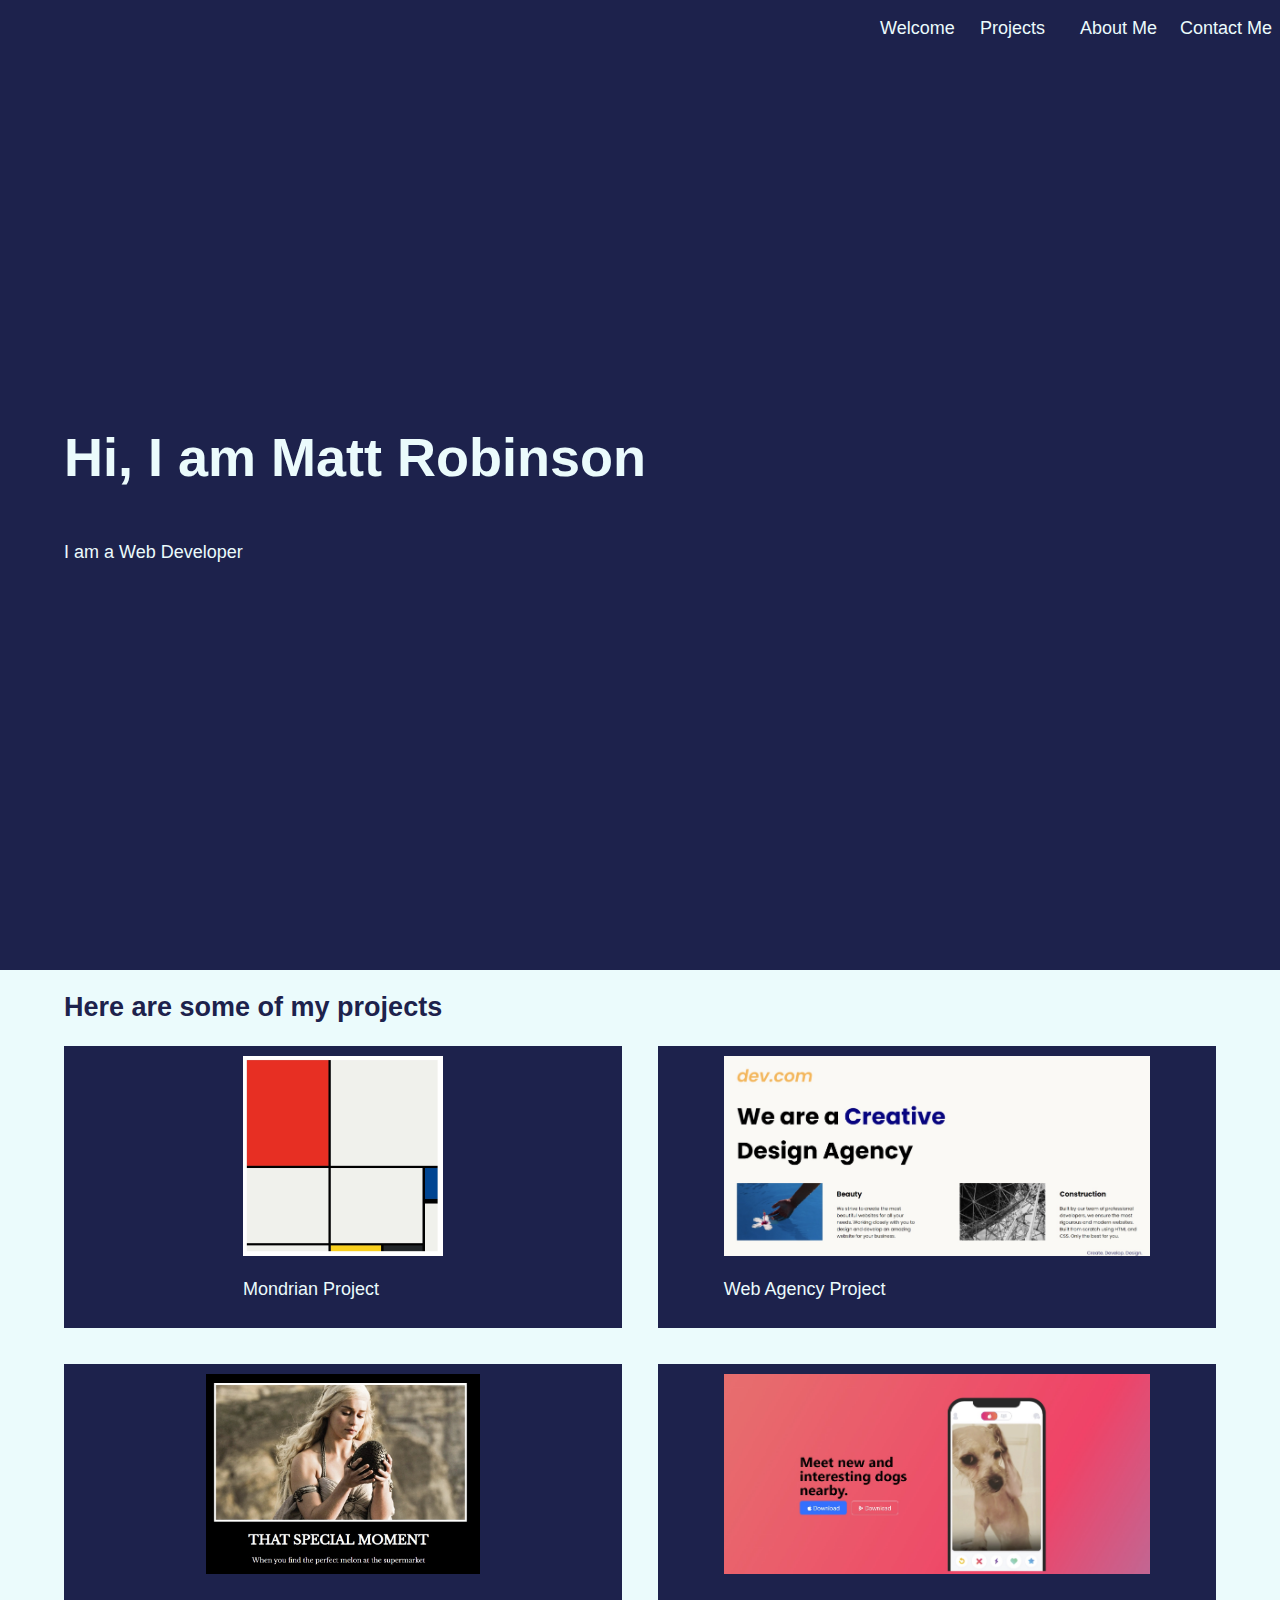
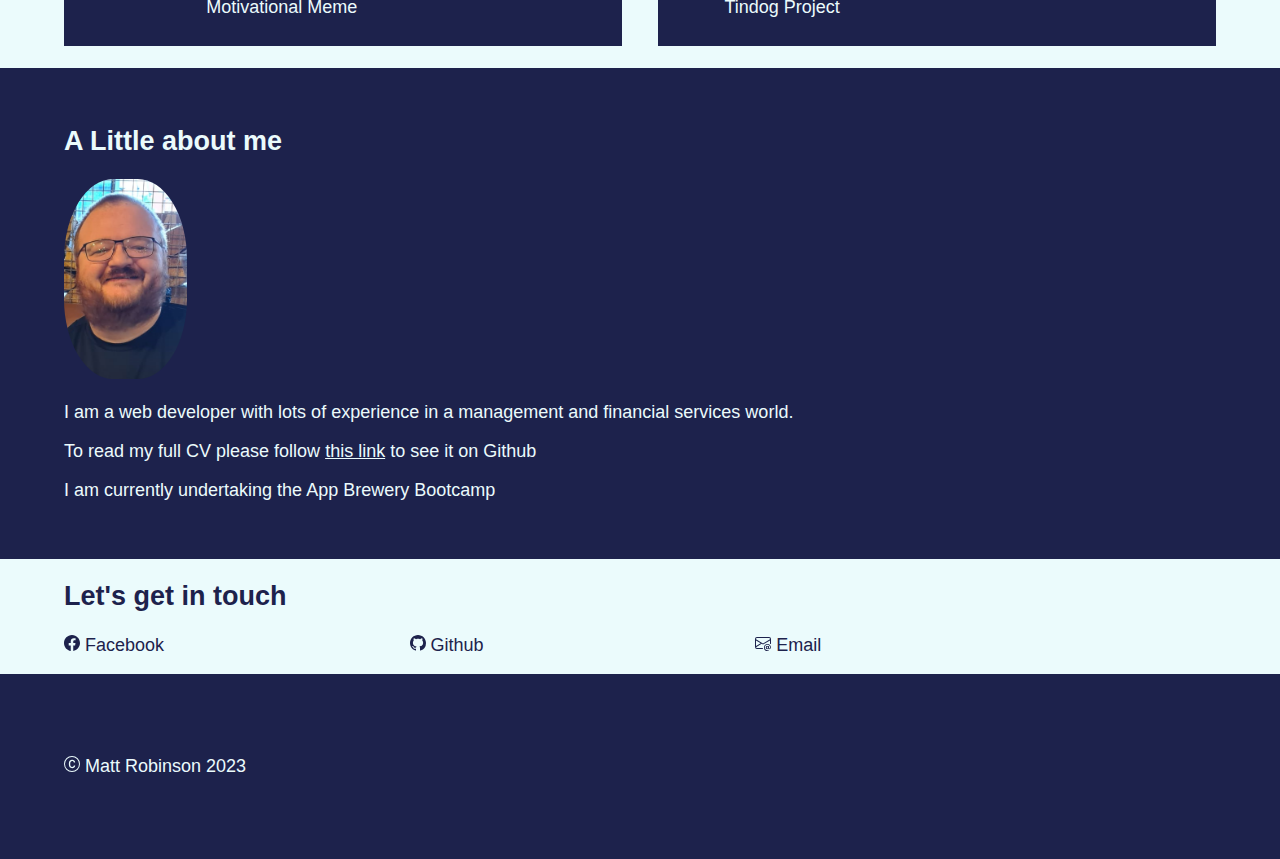
<file: index.html>
<!DOCTYPE html>
<html lang="en">
<head>
    <meta charset="UTF-8">
    <meta name="viewport" content="width=device-width, initial-scale=1.0">
    <title>Matt Robinson</title>
    <link rel="stylesheet" href="./styles.css" />
</head>
<body>
    <!-- START Nav section -->
    <nav>
        <div class="nav-list">
            <ul>
                <li><a href="#welcome" class="nav-link">Welcome</a></li>
                <li><a href="#projects" class="nav-link">Projects</a></li>
                <li><a href="#about" class="nav-link">About Me</a></li>
                <li ><a href="#contact" class="nav-link">Contact Me</a></li>  
            </ul>
        </div>
    </nav>
    <!--END Nav Section-->
    <!--START Welcome Section-->
    <section id="welcome">
        <div class="welcome-text">
            <h1>Hi, I am Matt Robinson</h1>
            <p>I am a Web Developer</p>
        </div>
    </section>
    <!--END Welcome Section-->
    <!--START Projects Section-->
    <section id="projects">
        <h2>Here are some of my projects</h2>
        <div class="project-grid-container">
            <div class="project-grid-tile mondrian">
                <a href="projects/mondrian/mondrian.html"><img src="./assets/images/Mondrian project.jpg" alt="mondrian project image" />
                <p>Mondrian Project</p></a>
            </div>
            <div class="project-grid-tile meme">
                <a href="projects/meme/meme.html"><img src="./assets/images/Motivational meme project.jpg" alt="meme project image" />
                <p>Motivational Meme</p></a>
            </div>
            <div class="project-grid-tile tindog">
                <a href="projects/tindog/index.html"><img src="./assets/images/tindog project.jpg" alt="tindog project image" />
                <p>Tindog Project</p></a>
            </div>
            <div class="project-grid-tile web_designer">
                <a href="projects/web designer/web.html"><img src="./assets/images/Web designer project.jpg" alt="web designer project image" />
                <p>Web Agency Project</p></a>
            </div>
        </div>
    </section>
    <!--END Projects Section-->
    <!--START About Me Section-->
    <section id="about">
        <h2>A Little about me</h2>
        <img src="./assets/images/Matt_Robinson_photo.png" alt="photo of Matt" />
        <p>I am a web developer with lots of experience in a management and financial services world.</p>
        <p>To read my full CV please follow <a href="#">this link</a> to see it on Github</p>
        <p class="last">I am currently undertaking the App Brewery Bootcamp</p>
    </section>
    <!--END About Me Section-->
    <!--START Contact Section-->
    <section id="contact">
        <h2>Let's get in touch</h2>
        <ul>
            <li>
                <a href="#"> <svg xmlns="http://www.w3.org/2000/svg" width="16" height="16" fill="currentColor" class="bi bi-facebook" viewBox="0 0 16 16">
                <path d="M16 8.049c0-4.446-3.582-8.05-8-8.05C3.58 0-.002 3.603-.002 8.05c0 4.017 2.926 7.347 6.75 7.951v-5.625h-2.03V8.05H6.75V6.275c0-2.017 1.195-3.131 3.022-3.131.876 0 1.791.157 1.791.157v1.98h-1.009c-.993 0-1.303.621-1.303 1.258v1.51h2.218l-.354 2.326H9.25V16c3.824-.604 6.75-3.934 6.75-7.951z"/>
              </svg> Facebook</a></li>
            <li>
                <a href="#"><svg xmlns="http://www.w3.org/2000/svg" width="16" height="16" fill="currentColor" class="bi bi-github" viewBox="0 0 16 16">
                    <path d="M8 0C3.58 0 0 3.58 0 8c0 3.54 2.29 6.53 5.47 7.59.4.07.55-.17.55-.38 0-.19-.01-.82-.01-1.49-2.01.37-2.53-.49-2.69-.94-.09-.23-.48-.94-.82-1.13-.28-.15-.68-.52-.01-.53.63-.01 1.08.58 1.23.82.72 1.21 1.87.87 2.33.66.07-.52.28-.87.51-1.07-1.78-.2-3.64-.89-3.64-3.95 0-.87.31-1.59.82-2.15-.08-.2-.36-1.02.08-2.12 0 0 .67-.21 2.2.82.64-.18 1.32-.27 2-.27.68 0 1.36.09 2 .27 1.53-1.04 2.2-.82 2.2-.82.44 1.1.16 1.92.08 2.12.51.56.82 1.27.82 2.15 0 3.07-1.87 3.75-3.65 3.95.29.25.54.73.54 1.48 0 1.07-.01 1.93-.01 2.2 0 .21.15.46.55.38A8.012 8.012 0 0 0 16 8c0-4.42-3.58-8-8-8z"/>
                  </svg> Github</a></li>
            <li>
                <a href="#"><svg xmlns="http://www.w3.org/2000/svg" width="16" height="16" fill="currentColor" class="bi bi-envelope-at" viewBox="0 0 16 16">
                    <path d="M2 2a2 2 0 0 0-2 2v8.01A2 2 0 0 0 2 14h5.5a.5.5 0 0 0 0-1H2a1 1 0 0 1-.966-.741l5.64-3.471L8 9.583l7-4.2V8.5a.5.5 0 0 0 1 0V4a2 2 0 0 0-2-2H2Zm3.708 6.208L1 11.105V5.383l4.708 2.825ZM1 4.217V4a1 1 0 0 1 1-1h12a1 1 0 0 1 1 1v.217l-7 4.2-7-4.2Z"/>
                    <path d="M14.247 14.269c1.01 0 1.587-.857 1.587-2.025v-.21C15.834 10.43 14.64 9 12.52 9h-.035C10.42 9 9 10.36 9 12.432v.214C9 14.82 10.438 16 12.358 16h.044c.594 0 1.018-.074 1.237-.175v-.73c-.245.11-.673.18-1.18.18h-.044c-1.334 0-2.571-.788-2.571-2.655v-.157c0-1.657 1.058-2.724 2.64-2.724h.04c1.535 0 2.484 1.05 2.484 2.326v.118c0 .975-.324 1.39-.639 1.39-.232 0-.41-.148-.41-.42v-2.19h-.906v.569h-.03c-.084-.298-.368-.63-.954-.63-.778 0-1.259.555-1.259 1.4v.528c0 .892.49 1.434 1.26 1.434.471 0 .896-.227 1.014-.643h.043c.118.42.617.648 1.12.648Zm-2.453-1.588v-.227c0-.546.227-.791.573-.791.297 0 .572.192.572.708v.367c0 .573-.253.744-.564.744-.354 0-.581-.215-.581-.8Z"/>
                  </svg> Email</a></li>
        </ul>
    </section>
    <!--END Contact Section-->
</body>
<footer>
    <p>
        <svg xmlns="http://www.w3.org/2000/svg" width="16" height="16" fill="currentColor" class="bi bi-c-circle" viewBox="0 0 16 16">
            <path d="M1 8a7 7 0 1 0 14 0A7 7 0 0 0 1 8Zm15 0A8 8 0 1 1 0 8a8 8 0 0 1 16 0ZM8.146 4.992c-1.212 0-1.927.92-1.927 2.502v1.06c0 1.571.703 2.462 1.927 2.462.979 0 1.641-.586 1.729-1.418h1.295v.093c-.1 1.448-1.354 2.467-3.03 2.467-2.091 0-3.269-1.336-3.269-3.603V7.482c0-2.261 1.201-3.638 3.27-3.638 1.681 0 2.935 1.054 3.029 2.572v.088H9.875c-.088-.879-.768-1.512-1.729-1.512Z"/>
          </svg> Matt Robinson 2023
    </p>
</footer>
</html>
</file>
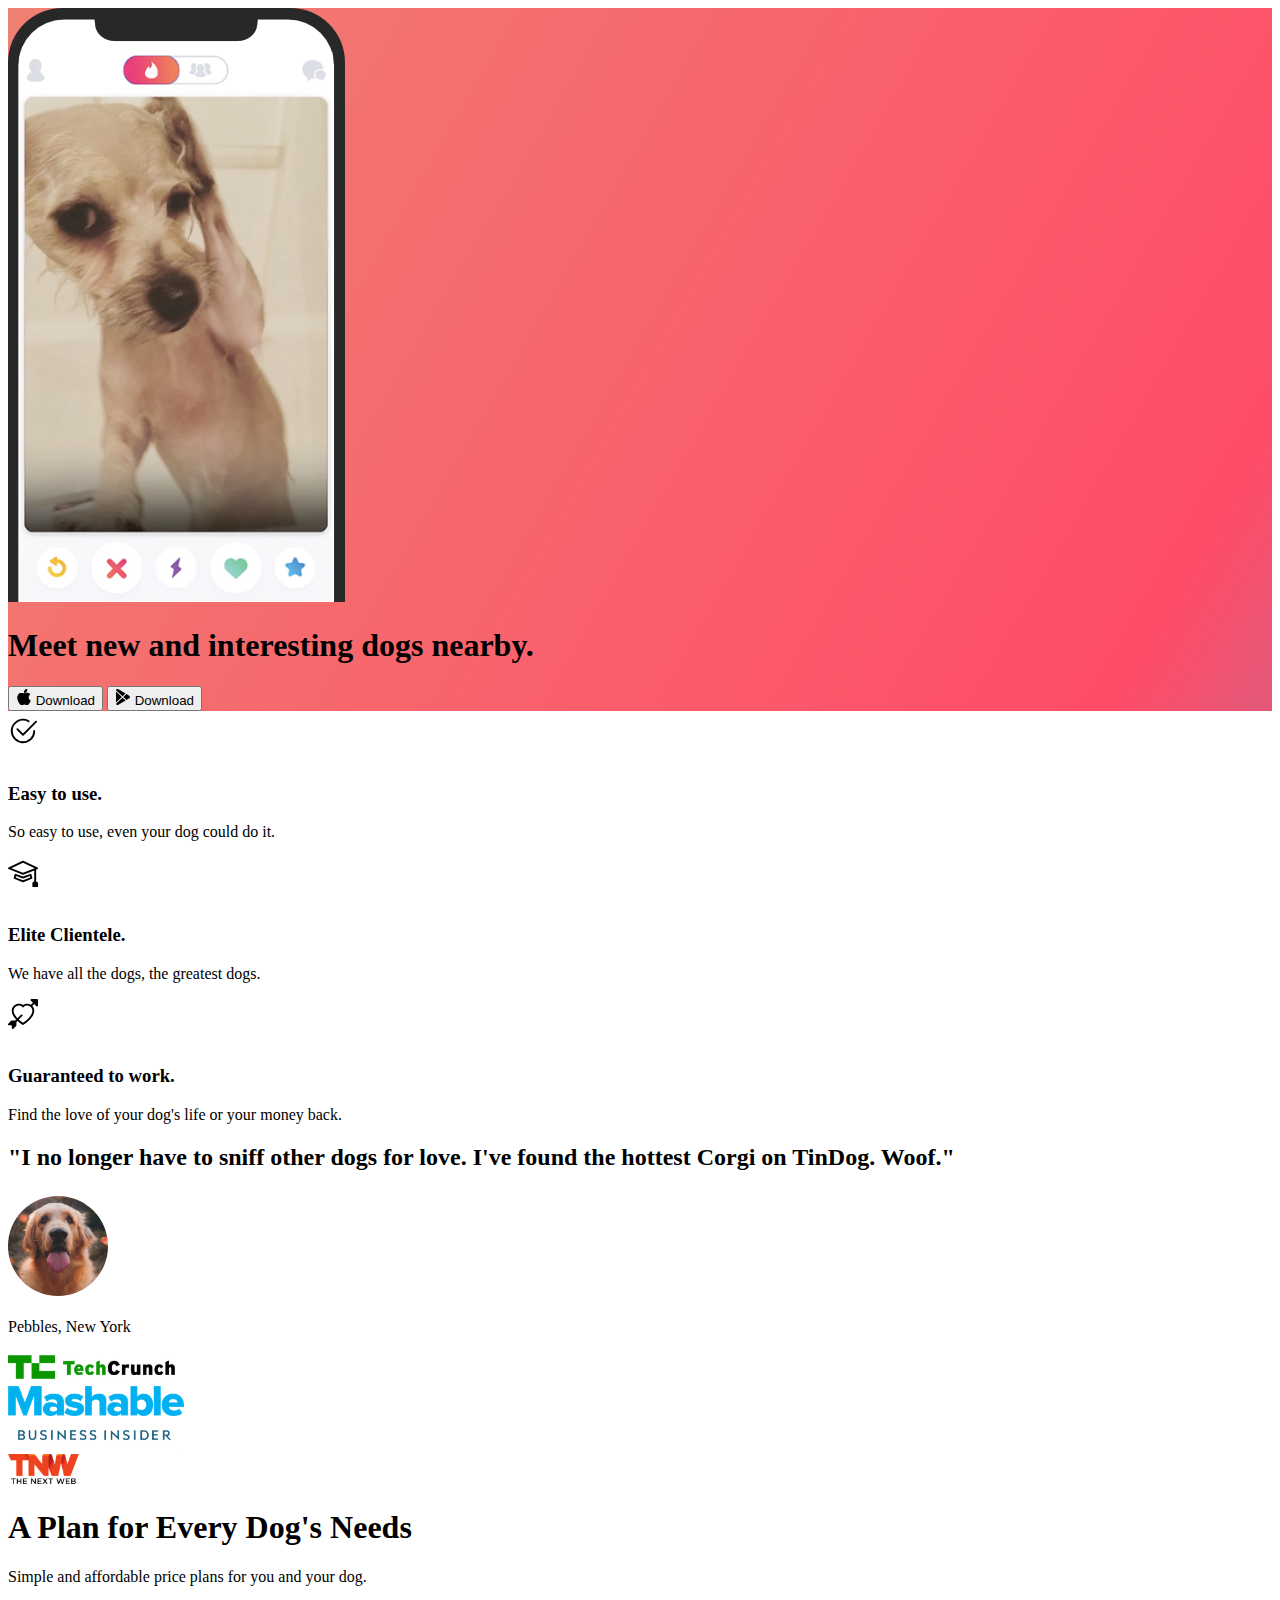
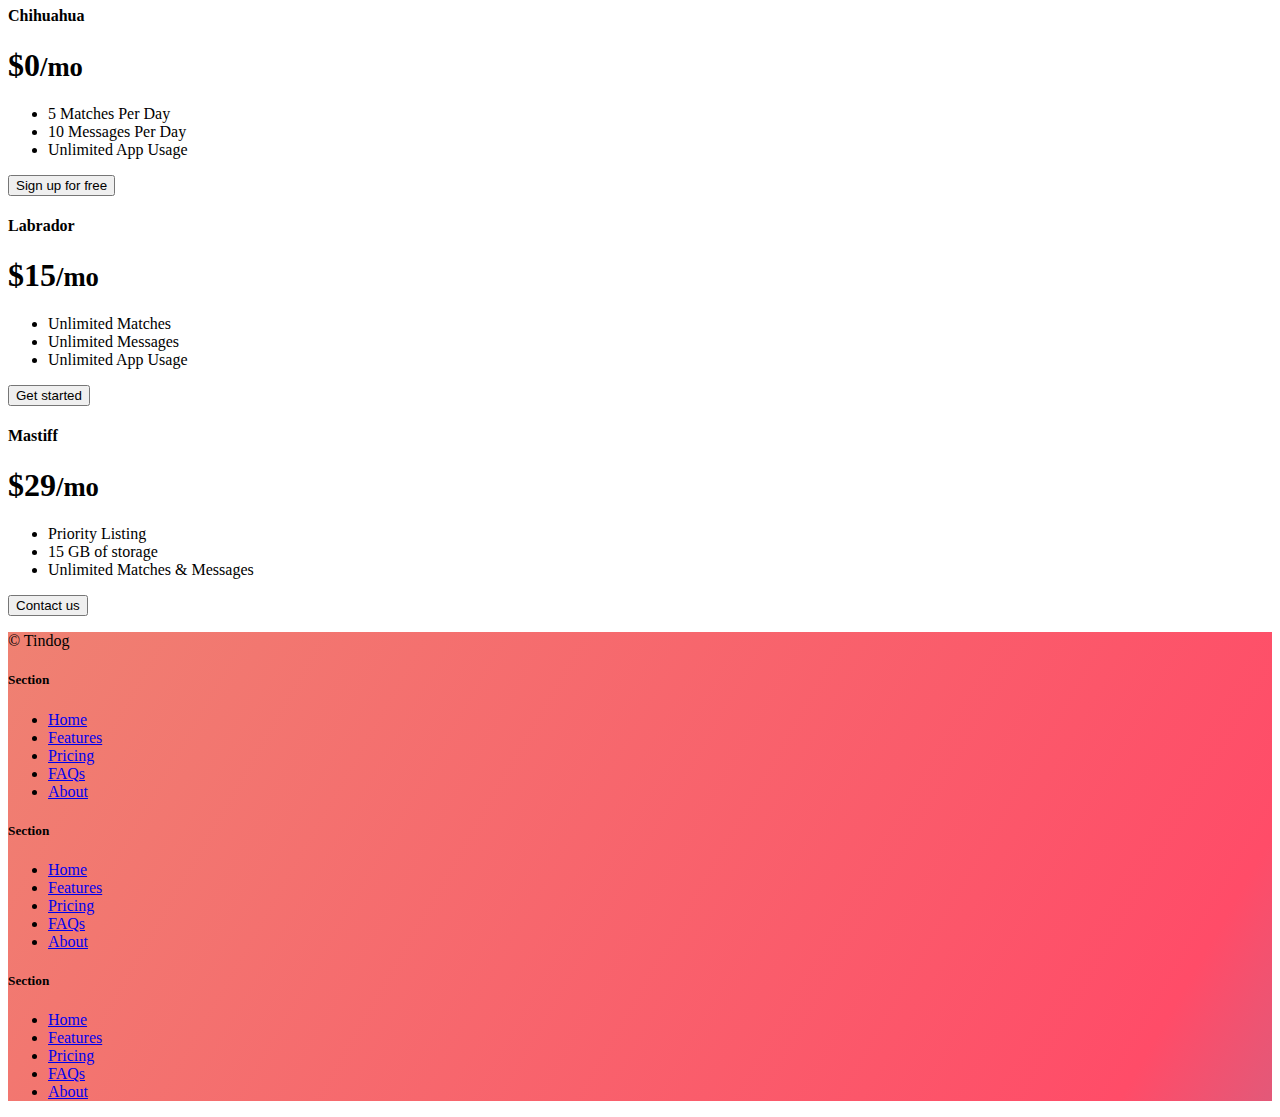
<file: projects/tindog/index.html>
<!DOCTYPE html>
<html lang="en">

<head>
  <meta charset="UTF-8">
  <meta name="viewport" content="width=device-width, initial-scale=1.0">
  <title>TinDog</title>
  <link rel="stylesheet" href="./style.css" />
  <link href="https://cdn.jsdelivr.net/npm/bootstrap@5.3.1/dist/css/bootstrap.min.css" rel="stylesheet" integrity="sha384-4bw+/aepP/YC94hEpVNVgiZdgIC5+VKNBQNGCHeKRQN+PtmoHDEXuppvnDJzQIu9" crossorigin="anonymous">

</head>

<body>
  <div id="content">
  <!-- Title -->
  <section id="title" class="gradient-background">
    <div class="container col-xxl-8 px-4 py-5">
      <div class="row flex-lg-row-reverse align-items-center g-5 py-5">
        <div class="col-10 col-sm-8 col-lg-6">
          <img src="./images/iphone.png" alt="iphone with dog photo">
        </div>
        <div class="col-lg-6">
          <h1 class="display-5 fw-bold text-body-emphasis lh-1 mb-3">Meet new and interesting dogs nearby.</h1>
          
          <div class="d-grid gap-2 d-md-flex justify-content-md-start">
            <button type="button" class="btn btn-primary btn-lg px-4 me-md-2" fdprocessedid="w9f3r"><svg xmlns="http://www.w3.org/2000/svg" width="16" height="16" fill="currentColor"
              class="bi bi-apple mb-1" viewBox="0 0 16 16">
                <path
                d="M11.182.008C11.148-.03 9.923.023 8.857 1.18c-1.066 1.156-.902 2.482-.878 2.516.024.034 1.52.087 2.475-1.258.955-1.345.762-2.391.728-2.43Zm3.314 11.733c-.048-.096-2.325-1.234-2.113-3.422.212-2.189 1.675-2.789 1.698-2.854.023-.065-.597-.79-1.254-1.157a3.692 3.692 0 0 0-1.563-.434c-.108-.003-.483-.095-1.254.116-.508.139-1.653.589-1.968.607-.316.018-1.256-.522-2.267-.665-.647-.125-1.333.131-1.824.328-.49.196-1.422.754-2.074 2.237-.652 1.482-.311 3.83-.067 4.56.244.729.625 1.924 1.273 2.796.576.984 1.34 1.667 1.659 1.899.319.232 1.219.386 1.843.067.502-.308 1.408-.485 1.766-.472.357.013 1.061.154 1.782.539.571.197 1.111.115 1.652-.105.541-.221 1.324-1.059 2.238-2.758.347-.79.505-1.217.473-1.282Z" />
                <path
                d="M11.182.008C11.148-.03 9.923.023 8.857 1.18c-1.066 1.156-.902 2.482-.878 2.516.024.034 1.52.087 2.475-1.258.955-1.345.762-2.391.728-2.43Zm3.314 11.733c-.048-.096-2.325-1.234-2.113-3.422.212-2.189 1.675-2.789 1.698-2.854.023-.065-.597-.79-1.254-1.157a3.692 3.692 0 0 0-1.563-.434c-.108-.003-.483-.095-1.254.116-.508.139-1.653.589-1.968.607-.316.018-1.256-.522-2.267-.665-.647-.125-1.333.131-1.824.328-.49.196-1.422.754-2.074 2.237-.652 1.482-.311 3.83-.067 4.56.244.729.625 1.924 1.273 2.796.576.984 1.34 1.667 1.659 1.899.319.232 1.219.386 1.843.067.502-.308 1.408-.485 1.766-.472.357.013 1.061.154 1.782.539.571.197 1.111.115 1.652-.105.541-.221 1.324-1.059 2.238-2.758.347-.79.505-1.217.473-1.282Z" />
              </svg> Download</button>
            <button type="button" class="btn btn-outline-light btn-lg px-4" fdprocessedid="8egrme"><svg xmlns="http://www.w3.org/2000/svg" width="16" height="16" fill="currentColor"
              class="bi bi-google-play mb-1" viewBox="0 0 16 16">
<path
                d="M14.222 9.374c1.037-.61 1.037-2.137 0-2.748L11.528 5.04 8.32 8l3.207 2.96 2.694-1.586Zm-3.595 2.116L7.583 8.68 1.03 14.73c.201 1.029 1.36 1.61 2.303 1.055l7.294-4.295ZM1 13.396V2.603L6.846 8 1 13.396ZM1.03 1.27l6.553 6.05 3.044-2.81L3.333.215C2.39-.341 1.231.24 1.03 1.27Z" />
</svg> Download</button>
          </div>
        </div>
      </div>
    </div>
  </section>
  <!-- Features -->
  <section id="features">
    <div class="container px-4 py-5" id="hanging-icons">
      
      <div class="row g-4 py-5 row-cols-1 row-cols-lg-3">
        <div class="col d-flex align-items-start">
          <div class="icon-square text-body-emphasis bg-body-secondary d-inline-flex align-items-center justify-content-center fs-4 flex-shrink-0 me-3">
            <svg xmlns="http://www.w3.org/2000/svg" height="30" fill="currentColor" class="bi bi-check2-circle"
              viewBox="0 0 16 16">
              <path
                d="M2.5 8a5.5 5.5 0 0 1 8.25-4.764.5.5 0 0 0 .5-.866A6.5 6.5 0 1 0 14.5 8a.5.5 0 0 0-1 0 5.5 5.5 0 1 1-11 0z" />
              <path
                d="M15.354 3.354a.5.5 0 0 0-.708-.708L8 9.293 5.354 6.646a.5.5 0 1 0-.708.708l3 3a.5.5 0 0 0 .708 0l7-7z" />
            </svg>
          </div>
          <div>
            <h3 class="fs-2 text-body-emphasis">Easy to use.</h3>
            <p>So easy to use, even your dog could do it.</p>
           
          </div>
        </div>
        <div class="col d-flex align-items-start">
          <div class="icon-square text-body-emphasis bg-body-secondary d-inline-flex align-items-center justify-content-center fs-4 flex-shrink-0 me-3">
            <svg xmlns="http://www.w3.org/2000/svg" height="30" fill="currentColor" class="bi bi-mortarboard" viewBox="0 0 16 16">
              <path d="M8.211 2.047a.5.5 0 0 0-.422 0l-7.5 3.5a.5.5 0 0 0 .025.917l7.5 3a.5.5 0 0 0 .372 0L14 7.14V13a1 1 0 0 0-1 1v2h3v-2a1 1 0 0 0-1-1V6.739l.686-.275a.5.5 0 0 0 .025-.917l-7.5-3.5ZM8 8.46 1.758 5.965 8 3.052l6.242 2.913L8 8.46Z"/>
              <path d="M4.176 9.032a.5.5 0 0 0-.656.327l-.5 1.7a.5.5 0 0 0 .294.605l4.5 1.8a.5.5 0 0 0 .372 0l4.5-1.8a.5.5 0 0 0 .294-.605l-.5-1.7a.5.5 0 0 0-.656-.327L8 10.466 4.176 9.032Zm-.068 1.873.22-.748 3.496 1.311a.5.5 0 0 0 .352 0l3.496-1.311.22.748L8 12.46l-3.892-1.556Z"/>
            </svg>
          </div>
          <div>
            <h3 class="fs-2 text-body-emphasis">Elite Clientele.</h3>
            <p>We have all the dogs, the greatest dogs.</p>
           
          </div>
        </div>
        <div class="col d-flex align-items-start">
          <div class="icon-square text-body-emphasis bg-body-secondary d-inline-flex align-items-center justify-content-center fs-4 flex-shrink-0 me-3">
            <svg xmlns="http://www.w3.org/2000/svg" height="30" fill="currentColor" class="bi bi-arrow-through-heart"
              viewBox="0 0 16 16">
              <path fill-rule="evenodd"
                d="M2.854 15.854A.5.5 0 0 1 2 15.5V14H.5a.5.5 0 0 1-.354-.854l1.5-1.5A.5.5 0 0 1 2 11.5h1.793l.53-.53c-.771-.802-1.328-1.58-1.704-2.32-.798-1.575-.775-2.996-.213-4.092C3.426 2.565 6.18 1.809 8 3.233c1.25-.98 2.944-.928 4.212-.152L13.292 2 12.147.854A.5.5 0 0 1 12.5 0h3a.5.5 0 0 1 .5.5v3a.5.5 0 0 1-.854.354L14 2.707l-1.006 1.006c.236.248.44.531.6.845.562 1.096.585 2.517-.213 4.092-.793 1.563-2.395 3.288-5.105 5.08L8 13.912l-.276-.182a21.86 21.86 0 0 1-2.685-2.062l-.539.54V14a.5.5 0 0 1-.146.354l-1.5 1.5Zm2.893-4.894A20.419 20.419 0 0 0 8 12.71c2.456-1.666 3.827-3.207 4.489-4.512.679-1.34.607-2.42.215-3.185-.817-1.595-3.087-2.054-4.346-.761L8 4.62l-.358-.368c-1.259-1.293-3.53-.834-4.346.761-.392.766-.464 1.845.215 3.185.323.636.815 1.33 1.519 2.065l1.866-1.867a.5.5 0 1 1 .708.708L5.747 10.96Z" />
            </svg>
          </div>
          <div>
            <h3 class="fs-2 text-body-emphasis">Guaranteed to work.</h3>
            <p>Find the love of your dog's life or your money back.</p>
           
          </div>
        </div>
      </div>
    </div>
  </section>
  <!-- Testimonial -->
  <section id="testimonial">
    <div class="my-5">
      <div class="p-5 text-center bg-body-tertiary">
        <div class="container py-5">
          <h2 class="text-body-emphasis">"I no longer have to sniff other dogs for love. I've found the hottest Corgi on TinDog. Woof."</h2>
          <img class="testimonial-img" src="./images/dog-img.jpg" alt="pebbles the dog" />
          <p>Pebbles, New York</p>
          <div class="row">
          <div class="col-xl-3"><img src="./images/techcrunch.png" alt="tech crunch logo" class="logo"/></div>
          <div class="col-xl-3"><img src="./images/mashable.png" alt="mashable logo" class="logo"/></div>
          <div class="col-xl-3"><img src="./images/bizinsider.png" alt="business insider logo" class="logo"/></div>
          <div class="col-xl-3"><img src="./images/tnw.png" alt="tnw logo" class="logo"/></div>
        </div>
        </div>
      </div>
    </div>
  </section>
  <!-- Pricing -->
  <section id="pricing">
    <div class="container py-3">
      <header>

    
        <div class="pricing-header p-3 pb-md-4 mx-auto text-center">
          <h1 class="display-4 fw-normal text-body-emphasis">A Plan for Every Dog's Needs</h1>
          <p class="fs-5 text-body-secondary">Simple and affordable price plans for you and your dog.</p>
        </div>
      </header>
    
      <main>
        <div class="row row-cols-1 row-cols-md-3 mb-3 text-center">
          <div class="col">
            <div class="card mb-4 rounded-3 shadow-sm">
              <div class="card-header py-3">
                <h4 class="my-0 fw-normal">Chihuahua</h4>
              </div>
              <div class="card-body">
                <h1 class="card-title pricing-card-title">$0<small class="text-body-secondary fw-light">/mo</small></h1>
                <ul class="list-unstyled mt-3 mb-4">
                  <li>5 Matches Per Day</li>
                  <li>10 Messages Per Day</li>
                  <li>Unlimited App Usage</li>
                  
                </ul>
                <button type="button" class="w-100 btn btn-lg btn-outline-dark">Sign up for free</button>
              </div>
            </div>
          </div>
          <div class="col">
            <div class="card mb-4 rounded-3 shadow-sm">
              <div class="card-header py-3">
                <h4 class="my-0 fw-normal">Labrador</h4>
              </div>
              <div class="card-body">
                <h1 class="card-title pricing-card-title">$15<small class="text-body-secondary fw-light">/mo</small></h1>
                <ul class="list-unstyled mt-3 mb-4">
                  <li>Unlimited Matches</li>
                  <li>Unlimited Messages</li>
                  <li>Unlimited App Usage</li>
                  
                </ul>
                <button type="button" class="w-100 btn btn-lg btn-dark">Get started</button>
              </div>
            </div>
          </div>
          <div class="col">
            <div class="card mb-4 rounded-3 shadow-sm border-primary">
              <div class="card-header py-3 text-bg-dark border-primary">
                <h4 class="my-0 fw-normal">Mastiff</h4>
              </div>
              <div class="card-body">
                <h1 class="card-title pricing-card-title">$29<small class="text-body-secondary fw-light">/mo</small></h1>
                <ul class="list-unstyled mt-3 mb-4">
                  <li>Priority Listing</li>
                  <li>15 GB of storage</li>
                  <li>Unlimited Matches & Messages</li>
                  
                </ul>
                <button type="button" class="w-100 btn btn-lg btn-dark">Contact us</button>
              </div>
            </div>
          </div>
        </div>
    
        
      </main>
    
    </div>
  </section>
  <!-- Footer -->
  <section id="footer" class="gradient-background">
    <div class="container">
      <footer class="row row-cols-1 row-cols-sm-2 row-cols-md-5 py-5 mt-5 border-top">
        <div class="col mb-3">
          
          <p class="text-body-secondary">© Tindog</p>
        </div>
    
        <div class="col mb-3">
    
        </div>
    
        <div class="col mb-3">
          <h5>Section</h5>
          <ul class="nav flex-column">
            <li class="nav-item mb-2"><a href="#" class="nav-link p-0 text-body-secondary">Home</a></li>
            <li class="nav-item mb-2"><a href="#" class="nav-link p-0 text-body-secondary">Features</a></li>
            <li class="nav-item mb-2"><a href="#" class="nav-link p-0 text-body-secondary">Pricing</a></li>
            <li class="nav-item mb-2"><a href="#" class="nav-link p-0 text-body-secondary">FAQs</a></li>
            <li class="nav-item mb-2"><a href="#" class="nav-link p-0 text-body-secondary">About</a></li>
          </ul>
        </div>
    
        <div class="col mb-3">
          <h5>Section</h5>
          <ul class="nav flex-column">
            <li class="nav-item mb-2"><a href="#" class="nav-link p-0 text-body-secondary">Home</a></li>
            <li class="nav-item mb-2"><a href="#" class="nav-link p-0 text-body-secondary">Features</a></li>
            <li class="nav-item mb-2"><a href="#" class="nav-link p-0 text-body-secondary">Pricing</a></li>
            <li class="nav-item mb-2"><a href="#" class="nav-link p-0 text-body-secondary">FAQs</a></li>
            <li class="nav-item mb-2"><a href="#" class="nav-link p-0 text-body-secondary">About</a></li>
          </ul>
        </div>
    
        <div class="col mb-3">
          <h5>Section</h5>
          <ul class="nav flex-column">
            <li class="nav-item mb-2"><a href="#" class="nav-link p-0 text-body-secondary">Home</a></li>
            <li class="nav-item mb-2"><a href="#" class="nav-link p-0 text-body-secondary">Features</a></li>
            <li class="nav-item mb-2"><a href="#" class="nav-link p-0 text-body-secondary">Pricing</a></li>
            <li class="nav-item mb-2"><a href="#" class="nav-link p-0 text-body-secondary">FAQs</a></li>
            <li class="nav-item mb-2"><a href="#" class="nav-link p-0 text-body-secondary">About</a></li>
          </ul>
        </div>
      </footer>
    </div>
  </section>
  </div>
</body>

</html>
</file>
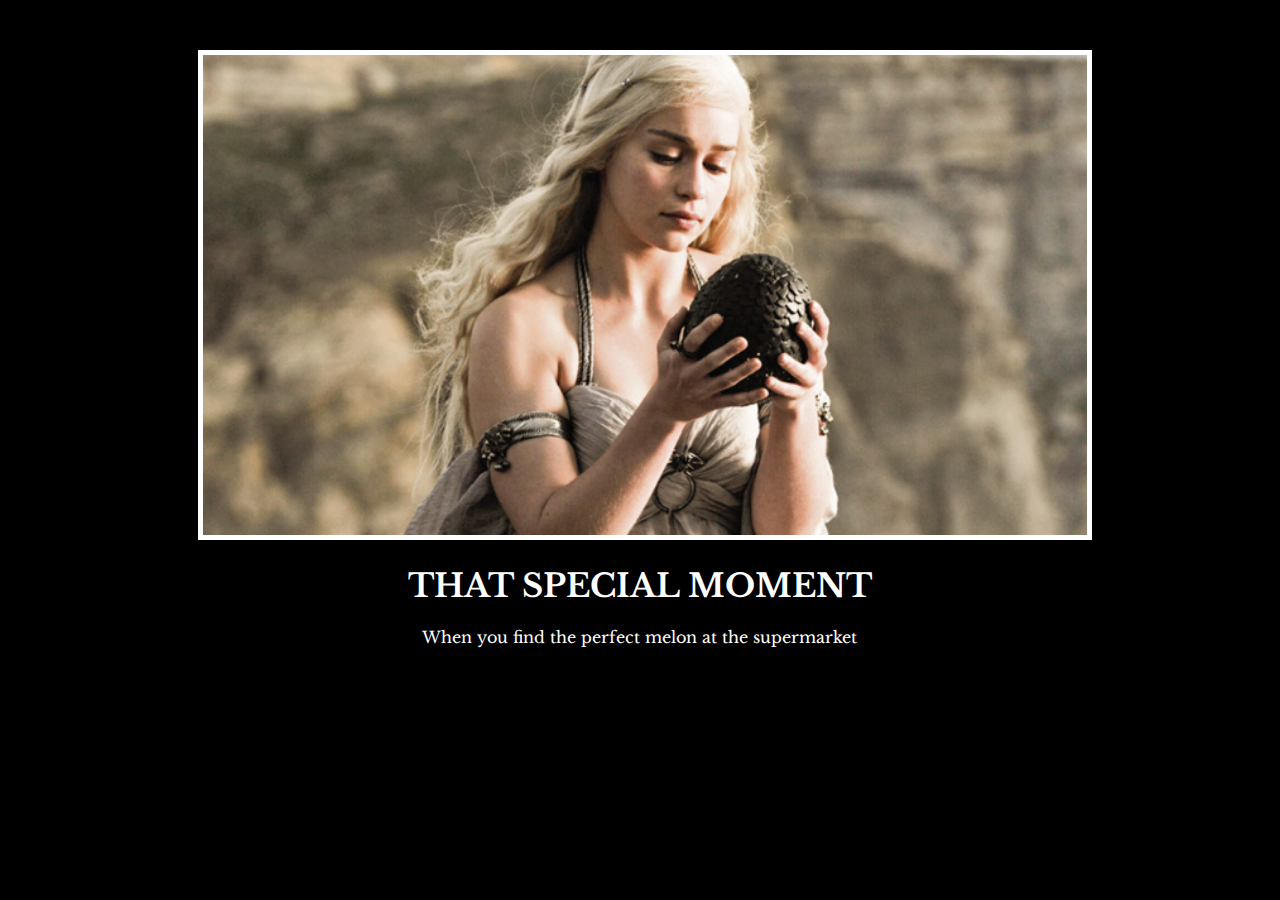
<file: projects/meme/meme.html>
<!-- 
  TODO: Create a motivational post website.
Style it how ever you like. 
Look at the goal image for inspiration.
But it must have the following features:
1. The main h1 text should be using the Regular Libre Baskerville Font from Google Fonts:
  https://fonts.google.com/specimen/Libre+Baskerville
2. The text should be white and background black.
3. Add your own image into the images folder inside assets. It should have a 5px white border.
4. The text should be center aligned.
5. Create a div to contain the h1, p and img elements. Adjust the margins so that the image and text are centered on the page. 
  Hint: You horizontally center a div by giving it a width of 50% and a margin-left of 25%.
  Hint: Set the image to have a width of 100% so it fills the div. 
6. Read about the text-transform property on MDN docs to make the h1 uppercase with CSS.
  https://developer.mozilla.org/en-US/docs/Web/CSS/text-transform 
-->

<!DOCTYPE html>
<html lang="en">
<head>
  <meta charset="UTF-8">
  <meta name="viewport" content="width=device-width, initial-scale=1.0">
  <link rel="stylesheet" href="./style.css" />
  <link rel="preconnect" href="https://fonts.googleapis.com">
<link rel="preconnect" href="https://fonts.gstatic.com" crossorigin>
<link href="https://fonts.googleapis.com/css2?family=Libre+Baskerville&display=swap" rel="stylesheet">
  <title>Motivational Meme</title>
</head>
<body>
  <div class="content">
    <img src="./assets/images/daenerys.jpeg" alt="daenetys from Game of thrones looking at a dragon egg" />
    <h1>That Special Moment</h1>
    <p>When you find the perfect melon at the supermarket</p>
  </div>
</body>
</html>
</file>
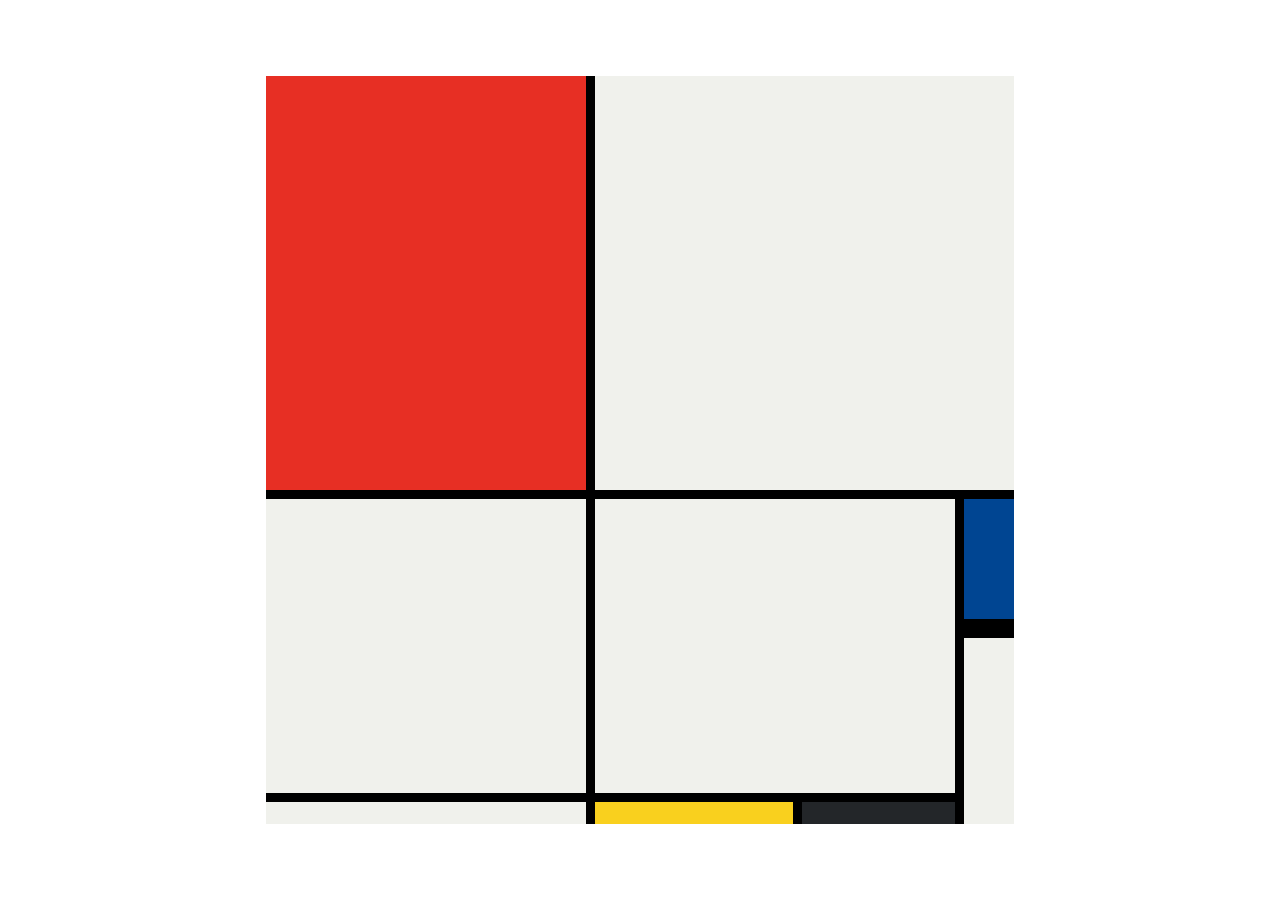
<file: projects/mondrian/mondrian.html>
<!DOCTYPE html>
<html lang="en">

<head>
  <meta charset="UTF-8">
  <meta name="viewport" content="width=device-width, initial-scale=1.0">
  <title>Mondrian Project</title>
  <style>
    /* 
    Write your CSS here 
    Gap Colour: #000
    White: #F0F1EC
    Red: #E72F24
    Black: #232629
    Blue: #004592
    Yellow: #F9D01E

    For dimensions, see dimensions.png image.
    HINT: Remember you can't change the properties of grid lines.
    But grid lines are transparent!
    */
    body {
      
      display: flex;
      justify-content: center;
      align-items: center;
      height: 100vh;
      margin: 0;
      padding: 0;
    }

    .container {
      display: grid;
      grid-template-columns: 320px 198px 153px 50px;
      grid-template-rows: 414px 130px 155px 22px;
      gap: 9px;
      background-color: #000;
      height: 748px;
      width:748px;
      
    }

    .red {
      background-color: #E72F24;
    }

    .white {
      background-color: #F0F1EC;
    }

    .black {
      background-color: #232629;
    }

    .yellow {
      background-color: #F9D01E;
    }

    .blue {
      background-color: #004592;
      border-bottom: 10px solid #000;
    }
    .box2 {
      grid-column: 2 / span 3;
    }

    .box3 {
      grid-row: span 2;
    }

    .box4 {
      grid-area: 2 / 2 / 4 / 4
    }

    .box6 {
      grid-row: span 2
    }
  </style>
</head>

<body>

  <div class="container">
    <div class="red"></div>
    <div class="white box2"></div>
    <div class="white box3"></div>
    <div class="white box4"></div>
    <div class="blue"></div>
    <div class="white box6"></div>
    <div class="white"></div>
    <div class="yellow"></div>
    <div class="black"></div>
  </div>

</body>

</html>
</file>
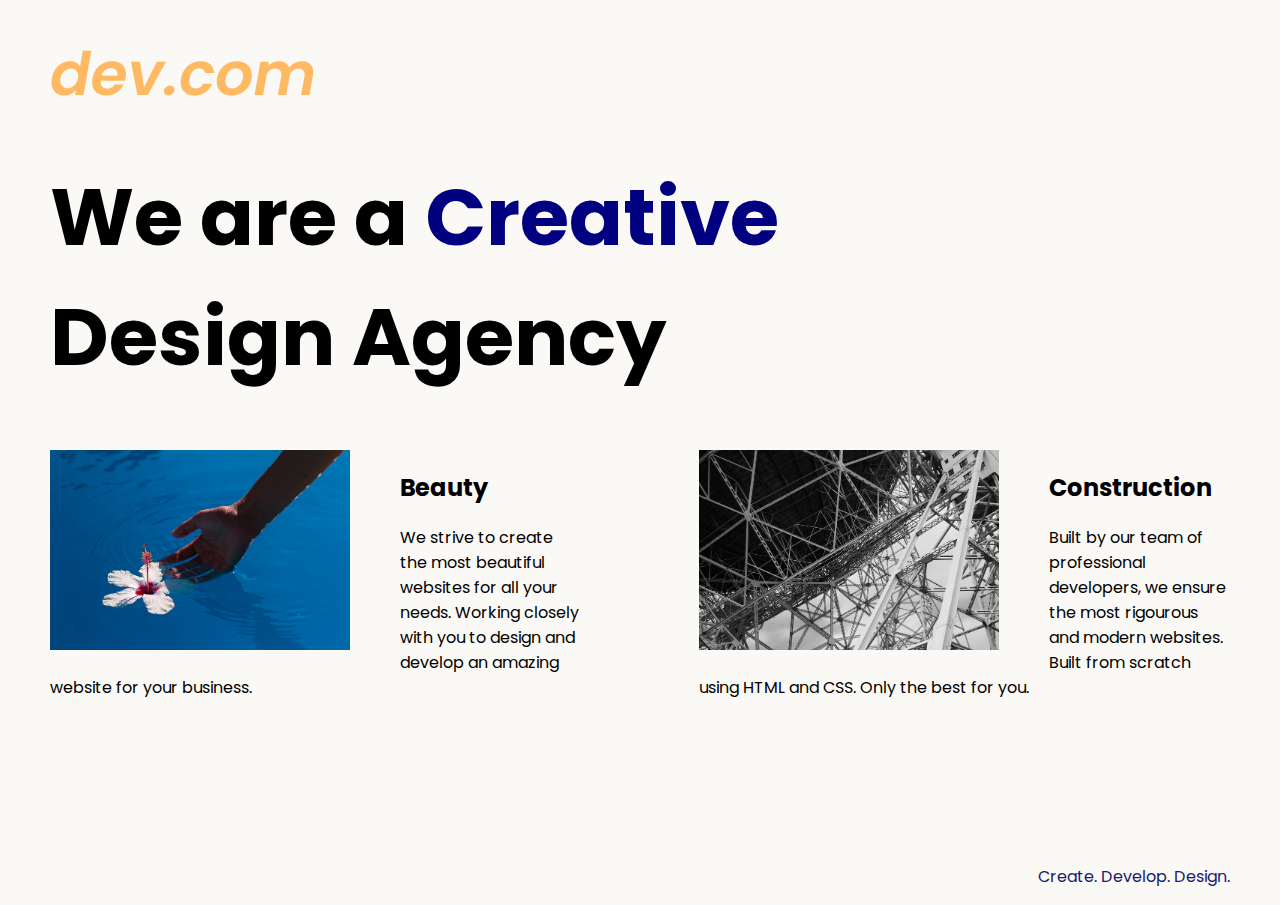
<file: projects/web designer/web.html>
<!DOCTYPE html>
<html lang="en">

<head>
  <meta charset="UTF-8">
  <meta name="viewport" content="width=device-width, initial-scale=1.0">
  <title>Agency</title>
  <link rel="stylesheet" href="../web designer/style.css">
  <link rel="preconnect" href="https://fonts.googleapis.com">
  <link rel="preconnect" href="https://fonts.gstatic.com" crossorigin>
  <link href="https://fonts.googleapis.com/css2?family=Poppins:wght@400;700&display=swap" rel="stylesheet">
</head>

<body>
  <div class="main">
    <img class="logo" src="./assets/images/logo.png" alt="logo">
    <h1>We are a <span>Creative</span> Design Agency</h1>
    <div class="left card"><img class="tile-image" src="./assets/images/beautiful.jpg" alt="hand and flower in water">
      <h2 class="card-title">Beauty</h2>
      <p class="card-text">We strive to create the most beautiful websites for all your needs. Working closely with you
        to
        design and
        develop an amazing website for your business.</p>
    </div>

    <div class="right card"><img class="tile-image" src="./assets/images/construction.jpg" alt="metal structure">
      <h2 class="card-title">Construction</h2>
      <p>Built by our team of professional developers, we ensure the most rigourous and modern websites. Built from
        scratch using HTML and CSS. Only the best for you.</p>
    </div>

  </div>
  <footer>
    <p>Create. Develop. Design.</p>
  </footer>
</body>

</html>
</file>
<file: styles.css>
html {
    font-size: 18px;
    padding: 0;
    margin: 0;
    font-family: Arial, Helvetica, sans-serif;
}




body {
    padding: 0;
    margin: 0;
    background-color: #ebfbfc;    
}

nav {
    width: 100%;
    display: flex;
    justify-content: flex-end;
    background-color: #1D224c;
    position: fixed;
    height: 70px;
    
}

.nav-list > ul {
    display: flex;
    justify-content: flex-end;
    align-items: center;
}

nav li {
    width: 100px;
    list-style: none;
    
}

.nav-link{
    color: #ebfbfc;
    text-decoration: none;
}

#welcome {
    padding-top: 70px;
    height: 100vh;
    background-color: #1D224c;
    color: #ebfbfc;
}

.welcome-text {
    display: flex;
    flex-direction: column;
    justify-content: center;
    align-items: flex-start;
    height: calc(100vh - 70px);
    padding-left: 5%    
}

.welcome-text h1 {
    font-size: 3rem;
}

#projects {
    background-color: #ebfbfc;
    padding: 0 5%;
}

#projects h2 {
    color: #1D224c;
}

.project-grid-tile {
    background-color: #1D224c;
    color: #ebfbfc;
    display: flex;
    flex-direction: column;
    align-items: center;
    padding: 10px;
}

.project-grid-tile img {
    height: 200px;
    
}

.project-grid-tile a {
    text-decoration: none;
    color: #ebfbfc;
    
}

.project-grid-container {
    display: grid;
    grid-template: 1fr 1fr / 1fr 1fr;
    gap: 2rem
}

.meme {
    order: 2
}

.tindog {
    order: 3;
}

#about {
    background-color: #1D224c;
    color: #ebfbfc;
    padding: 0 5%;
    
}

#about h2 {
    padding-top: 5%;
}

#about img {
    height: 200px;
    border-radius: 40%
}

#about a {
    color: #ebfbfc;
}

.last {
    padding-bottom: 5%;
}

#contact {
    color: #1D224c;
    padding: 0 5%;
}

#contact ul {
    display: flex;
    padding: 0
}

#contact li {
    list-style: none;
    width: 30%
}

#contact a {
    text-decoration: none;
    color: #1D224c;
}

footer {
    padding: 5%;
    background-color: #1D224c;
    color: #ebfbfc;
}

@media (max-width: 850px){
    html {
        font-size: 14px;
    }

    .project-grid-container {
        display: grid;
        grid-template-columns: 1fr;
        gap: 1rem
    }

    .project-grid-tile {
        background-color: #1D224c;
        color: #ebfbfc;
        display: flex;
        flex-direction: column;
        align-items: flex-start;
        padding: 10px;
    }
}
</file>
<file: projects/tindog/style.css>
.gradient-background {
  background: linear-gradient(300deg, #00bfff, #ff4c68, #ef8172);
  background-size: 180% 180%;
  animation: gradient-animation 18s ease infinite;
 
}

@keyframes gradient-animation {
  0% {
    background-position: 0% 50%;
  }
  50% {
    background-position: 100% 50%;
  }
  100% {
    background-position: 0% 50%;
  }
}

.icon-square {
  width: 3rem;
  height: 3rem;
  border-radius: 0.75rem;
}

.profile-img {
  height: 100px;
  border-radius: 50%;
}

.feature-icon {
  width: 4rem;
  height: 4rem;
  border-radius: 0.75rem;
}

#features {
  margin-top: 5px;
}

.testimonial-img {
  border-radius: 50%;
  height: 100px;
  margin: 5px 0 2px 0;
}

.logo {
  height: 30px;
}
</file>
<file: projects/meme/style.css>
html {
    background-color:black;
}

div {
    width: 70%;
    margin-left: 15%;
    margin-top: 50px;
    color: white;
    text-align: center;
    font-family: "Libre Baskerville", serif;
}

img {
    width: 100%;
    border: 5px solid white;
}

h1 {
    text-transform: uppercase;
    
}
</file>
<file: projects/web designer/style.css>
body {
  font-family: "Poppins", sans-serif;
  margin: 50px 50px 0 50px;
  background-color: #faf9f6;
  display: flex;
  flex-direction: column;
  min-height: 95vh;
}
.main {
  flex: 1;
}

h1 {
  font-size: 5rem;
}

footer {
  text-align: right;
  color: midnightblue;
}

h1 {
  max-width: 800px;
}

span {
  color: navy
}

.tile-image {
  float: left;
  height: 200px;
  margin-right: 50px;
}

.card {
  width: 45%;
}

.left {
  float: left;
}

.right {
  float: right;
}

@media (max-width: 600px){
  .logo {
    width:100px;
  }

  h1 {
    font-size: 3rem;
  }
  .tile-image {
    margin: 0;
    width: 100%;
  }

  .card {
    width: 100%;
  }

  
}
</file>
